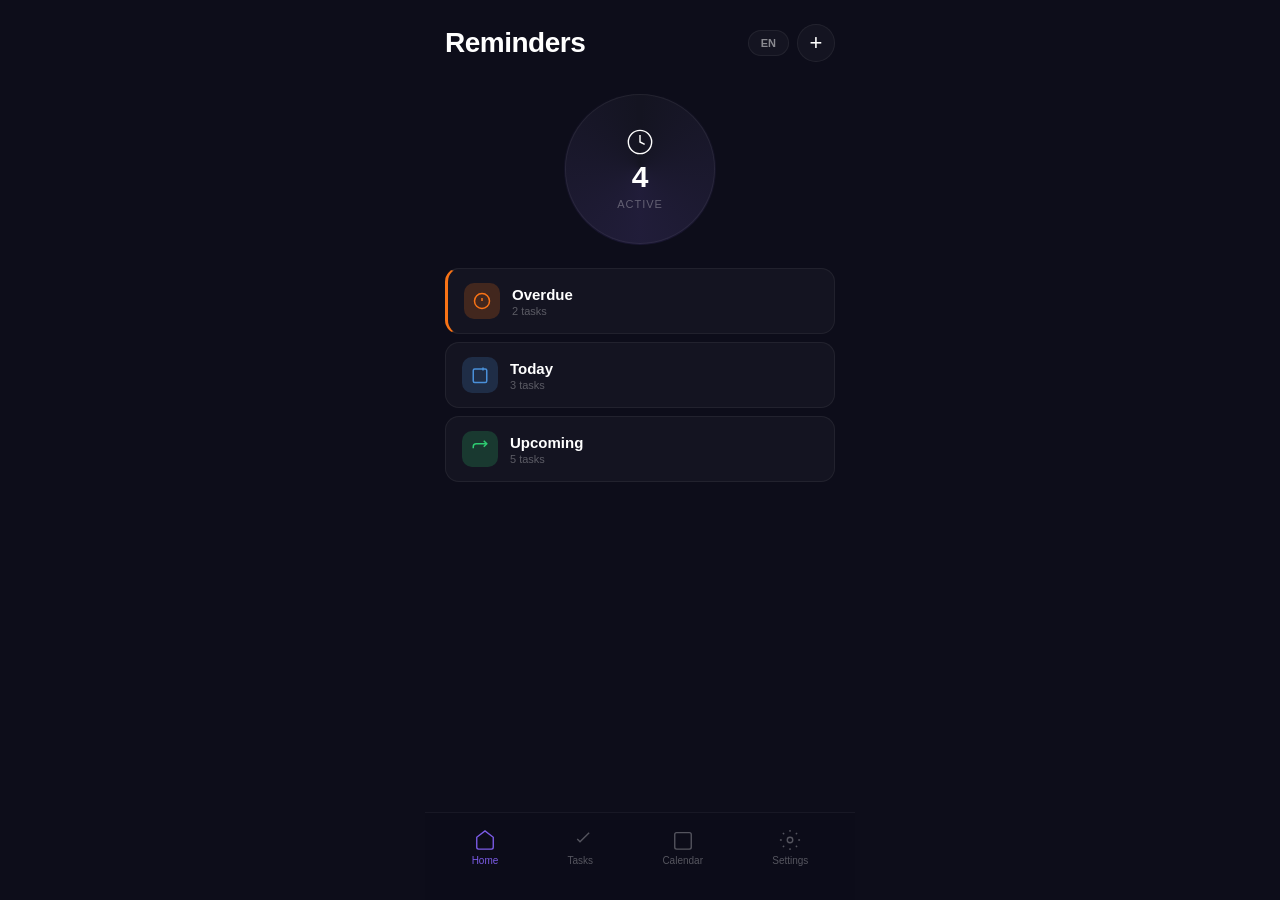
<file: webapp/index.html>
<!DOCTYPE html>
<html lang="ru">
<head>
    <meta charset="UTF-8">
    <meta name="viewport" content="width=device-width, initial-scale=1.0, maximum-scale=1.0, user-scalable=no, viewport-fit=cover">
    <title>Reminders</title>
    <link rel="stylesheet" href="css/style.css">
</head>
<body>
    <div class="app">
        <!-- Home -->
        <div class="screen active" id="screen-home">
            <div class="topbar">
                <h1 data-i18n="reminders">Reminders</h1>
                <div class="topbar-actions">
                    <button class="lang-btn" id="langBtn">EN</button>
                    <button class="add-btn" id="addHomeBtn">+</button>
                </div>
            </div>
            <div class="hero">
                <div class="hero-ring"><div class="hero-ring-inner">
                    <svg width="28" height="28" viewBox="0 0 24 24" fill="none" stroke="white" stroke-width="1.2"><circle cx="12" cy="12" r="10"/><polyline points="12 6 12 12 16 14"/></svg>
                    <span class="hero-num" id="activeCount">4</span>
                    <span class="hero-sub" data-i18n="active">active</span>
                </div></div>
            </div>
            <div class="cards">
                <div class="card overdue" id="cardOverdue">
                    <div class="card-icon" style="background:rgba(249,115,22,0.2)"><svg width="18" height="18" viewBox="0 0 24 24" fill="none" stroke="#f97316" stroke-width="2"><circle cx="12" cy="12" r="10"/><line x1="12" y1="8" x2="12" y2="12"/><line x1="12" y1="16" x2="12.01" y2="16"/></svg></div>
                    <div><b data-i18n="overdue">Overdue</b><small id="overdueCount">2 tasks</small></div>
                </div>
                <div class="card" id="cardToday">
                    <div class="card-icon" style="background:rgba(74,144,217,0.2)"><svg width="18" height="18" viewBox="0 0 24 24" fill="none" stroke="#4A90D9" stroke-width="2"><rect x="3" y="4" width="18" height="18" rx="2"/><line x1="16" y1="2" x2="16" y2="6"/></svg></div>
                    <div><b data-i18n="today">Today</b><small id="todayCount">3 tasks</small></div>
                </div>
                <div class="card" id="cardUpcoming">
                    <div class="card-icon" style="background:rgba(46,204,113,0.2)"><svg width="18" height="18" viewBox="0 0 24 24" fill="none" stroke="#2ecc71" stroke-width="2"><polyline points="17 1 21 5 17 9"/><path d="M3 11V9a4 4 0 0 1 4-4h14"/></svg></div>
                    <div><b data-i18n="upcoming">Upcoming</b><small id="upcomingCount">5 tasks</small></div>
                </div>
            </div>
        </div>

        <!-- Tasks -->
        <div class="screen" id="screen-tasks">
            <div class="topbar">
                <h1 data-i18n="tasks">Tasks</h1>
                <div class="topbar-actions">
                    <button class="lang-btn" id="langBtnTasks">EN</button>
                    <button class="add-btn" id="addTaskBtn">+</button>
                </div>
            </div>
            <div class="search-box">
                <svg width="16" height="16" viewBox="0 0 24 24" fill="none" stroke="rgba(255,255,255,0.4)" stroke-width="2"><circle cx="11" cy="11" r="8"/><line x1="21" y1="21" x2="16.65" y2="16.65"/></svg>
                <input type="text" data-i18n="search" placeholder="Search tasks..." id="searchInput">
            </div>
            <div class="chips">
                <span class="chip on" data-filter="all" data-i18n="all">All</span>
                <span class="chip" data-filter="today" data-i18n="today">Today</span>
                <span class="chip" data-filter="week" data-i18n="week">Week</span>
                <span class="chip" data-filter="overdue" data-i18n="overdue">Overdue</span>
            </div>
            <div class="list" id="taskList"></div>
        </div>

        <!-- Calendar -->
        <div class="screen" id="screen-calendar">
            <div class="topbar">
                <h1 data-i18n="calendar">Calendar</h1>
                <div class="topbar-actions">
                    <button class="lang-btn" id="langBtnCalendar">EN</button>
                    <button class="add-btn" id="addCalBtn">+</button>
                </div>
            </div>
            <div class="cal-nav">
                <button id="prevMonth">&lt;</button>
                <span id="monthTitle">July 2026</span>
                <button id="nextMonth">&gt;</button>
            </div>
            <div class="cal-weekdays"><span>Mon</span><span>Tue</span><span>Wed</span><span>Thu</span><span>Fri</span><span>Sat</span><span>Sun</span></div>
            <div class="cal-grid" id="calGrid"></div>
            <div id="calTasks"></div>
        </div>

        <!-- Settings -->
        <div class="screen" id="screen-settings">
            <div class="topbar">
                <h1 data-i18n="settings">Settings</h1>
                <div class="topbar-actions">
                    <button class="lang-btn" id="langBtnSettings">EN</button>
                </div>
            </div>
            <div class="section-title" data-i18n="folders">Folders</div>
            <div class="list" id="settingsFolderList"></div>
            <button class="add-folder-btn" id="addFolderSettingsBtn" data-i18n="addFolder">+ Add folder</button>
        </div>

        <!-- Tab bar -->
        <div class="tabs">
            <div class="tab on" data-screen="home">
                <svg width="22" height="22" viewBox="0 0 24 24" fill="none" stroke="currentColor" stroke-width="1.5"><path d="M3 9l9-7 9 7v11a2 2 0 0 1-2 2H5a2 2 0 0 1-2-2z"/></svg>
                <span data-i18n="home">Home</span>
            </div>
            <div class="tab" data-screen="tasks">
                <svg width="22" height="22" viewBox="0 0 24 24" fill="none" stroke="currentColor" stroke-width="1.5"><path d="M9 11l3 3L22 4"/></svg>
                <span data-i18n="tasks">Tasks</span>
            </div>
            <div class="tab" data-screen="calendar">
                <svg width="22" height="22" viewBox="0 0 24 24" fill="none" stroke="currentColor" stroke-width="1.5"><rect x="3" y="4" width="18" height="18" rx="2"/></svg>
                <span data-i18n="calendar">Calendar</span>
            </div>
            <div class="tab" data-screen="settings">
                <svg width="22" height="22" viewBox="0 0 24 24" fill="none" stroke="currentColor" stroke-width="1.5"><circle cx="12" cy="12" r="3"/><path d="M12 1v2m0 18v2M4.22 4.22l1.42 1.42m12.72 12.72 1.42 1.42M1 12h2m18 0h2M4.22 19.78l1.42-1.42M18.36 5.64l1.42-1.42"/></svg>
                <span data-i18n="settings">Settings</span>
            </div>
        </div>
    </div>

    <!-- Modal -->
    <div class="modal" id="modal">
        <div class="modal-box">
            <h3 id="modalTitle" data-i18n="newReminder">New Reminder</h3>
            <input type="text" class="field" id="inpTitle" data-i18n="taskName" placeholder="Task name">
            <textarea class="field" id="inpDesc" data-i18n="notes" placeholder="Notes" rows="2"></textarea>
            <label data-i18n="deadline">Deadline</label>
            <input type="datetime-local" class="field" id="inpDeadline">
            <label data-i18n="priority">Priority</label>
            <div class="prio" id="prioSelect">
                <span class="prio-btn" data-p="low">!</span>
                <span class="prio-btn on" data-p="medium">!!</span>
                <span class="prio-btn" data-p="high">!!!</span>
            </div>
            <label data-i18n="folder">Folder</label>
            <select class="field" id="inpFolder"><option value="" data-i18n="none">None</option></select>
            <label data-i18n="repeat">Repeat</label>
            <select class="field" id="inpRepeat">
                <option value="none" data-i18n="never">Never</option>
                <option value="daily" data-i18n="daily">Daily</option>
                <option value="weekly" data-i18n="weekly">Weekly</option>
                <option value="monthly" data-i18n="monthly">Monthly</option>
            </select>
            <label data-i18n="remindBefore">Remind before</label>
            <select class="field" id="inpRemind">
                <option value="0" data-i18n="atDeadline">At deadline</option>
                <option value="5" data-i18n="min5">5 minutes</option>
                <option value="15" data-i18n="min15">15 minutes</option>
                <option value="30" data-i18n="min30">30 minutes</option>
                <option value="60" data-i18n="hour1">1 hour</option>
                <option value="1440" data-i18n="day1">1 day</option>
            </select>
            <label data-i18n="customReminders">Custom reminders</label>
            <div id="customRemindersList"></div>
            <button class="add-sub-btn" id="addCustomReminderBtn" data-i18n="addReminder">+ Add reminder time</button>
            <div class="modal-btns">
                <button class="del-btn" id="delBtn" style="display:none" data-i18n="delete">Delete</button>
                <button class="save-btn" id="saveBtn" data-i18n="save">Save</button>
            </div>
        </div>
    </div>

    <script src="https://telegram.org/js/telegram-web-app.js"></script>
    <script src="js/i18n.js"></script>
    <script src="js/store.js"></script>
    <script src="js/app.js"></script>
</body>
</html>
</file>
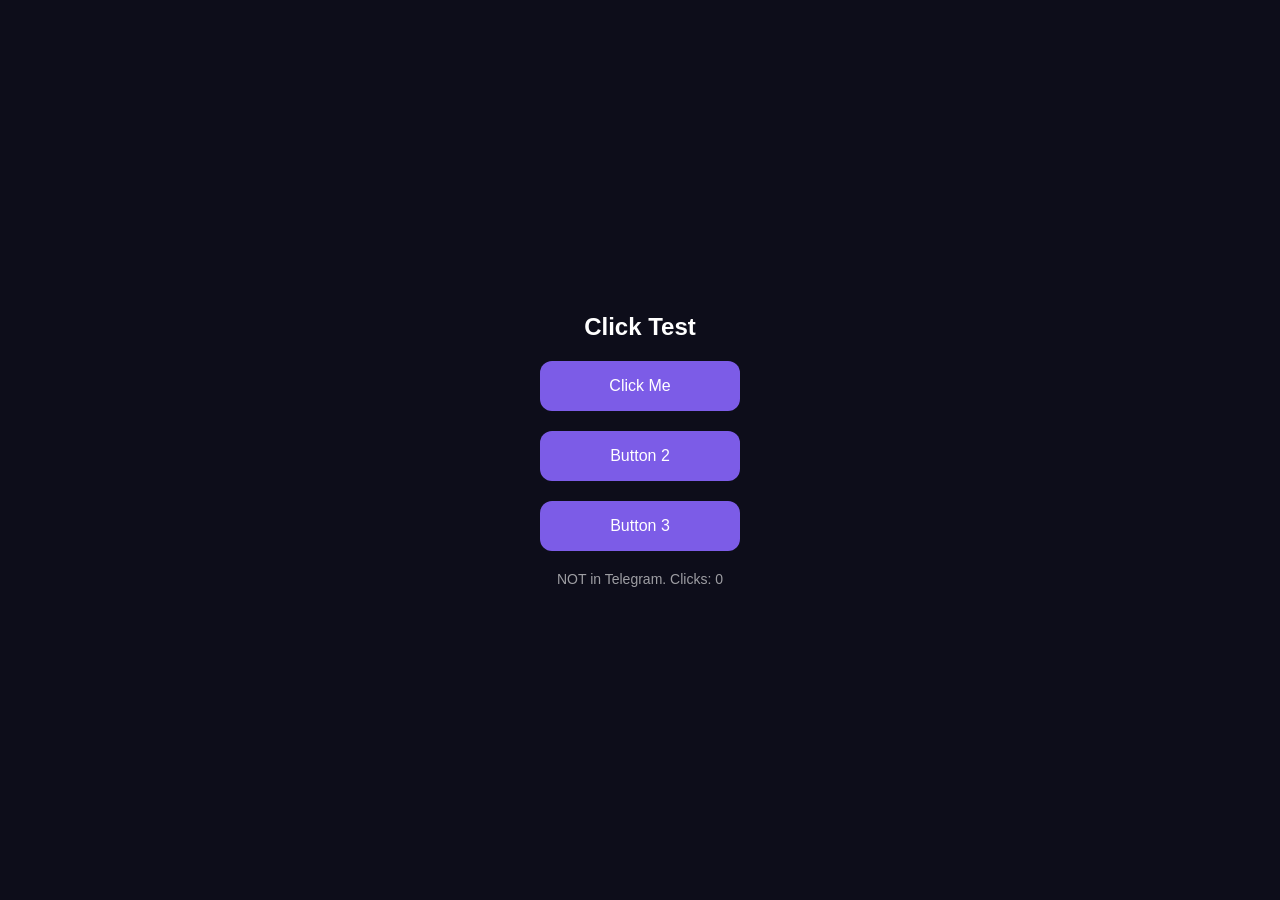
<file: webapp/test.html>
<!DOCTYPE html>
<html lang="ru">
<head>
    <meta charset="UTF-8">
    <meta name="viewport" content="width=device-width, initial-scale=1.0, maximum-scale=1.0, user-scalable=no, viewport-fit=cover">
    <title>Test</title>
    <style>
        * { margin: 0; padding: 0; box-sizing: border-box; }
        body {
            font-family: -apple-system, sans-serif;
            background: #0d0d1a;
            color: white;
            display: flex;
            flex-direction: column;
            align-items: center;
            justify-content: center;
            height: 100vh;
            gap: 20px;
            padding: 20px;
        }
        button {
            padding: 16px 32px;
            background: #7c5ce7;
            color: white;
            border: none;
            border-radius: 12px;
            font-size: 16px;
            cursor: pointer;
            width: 200px;
        }
        button:active {
            background: #9b7cf0;
        }
        .result {
            font-size: 14px;
            color: rgba(255,255,255,0.6);
        }
    </style>
</head>
<body>
    <h2>Click Test</h2>
    <button onclick="handleClick()">Click Me</button>
    <button id="btn2">Button 2</button>
    <button id="btn3">Button 3</button>
    <div class="result" id="result">No clicks yet</div>

    <script src="https://telegram.org/js/telegram-web-app.js"></script>
    <script>
        let count = 0;

        function handleClick() {
            count++;
            document.getElementById('result').textContent = 'Clicked: ' + count;
        }

        document.getElementById('btn2').addEventListener('click', function() {
            count++;
            document.getElementById('result').textContent = 'Clicked: ' + count;
        });

        document.getElementById('btn3').addEventListener('touchend', function(e) {
            e.preventDefault();
            count++;
            document.getElementById('result').textContent = 'Clicked: ' + count;
        });

        // Telegram WebApp
        if (window.Telegram && window.Telegram.WebApp) {
            const tg = window.Telegram.WebApp;
            tg.ready();
            tg.expand();
            document.getElementById('result').textContent = 'Telegram WebApp ready. Clicks: 0';
        } else {
            document.getElementById('result').textContent = 'NOT in Telegram. Clicks: 0';
        }
    </script>
</body>
</html>
</file>
<file: webapp/css/style.css>
* {
    margin: 0; padding: 0; box-sizing: border-box;
    transition: opacity 0.2s ease, transform 0.2s ease, background 0.15s ease, border-color 0.15s ease, color 0.15s ease;
}

:root {
    --bg: #0d0d1a;
    --surface: rgba(255,255,255,0.03);
    --surface-hover: rgba(255,255,255,0.05);
    --border: rgba(255,255,255,0.06);
    --border-hover: rgba(255,255,255,0.12);
    --text: #fff;
    --text-secondary: rgba(255,255,255,0.5);
    --text-muted: rgba(255,255,255,0.3);
    --accent: #7c5ce7;
    --overdue: #f97316;
    --success: #2ecc71;
    --info: #4A90D9;
    --danger: #e74c3c;
    --radius: 14px;
    --radius-sm: 10px;
}

body {
    font-family: -apple-system, BlinkMacSystemFont, 'SF Pro Display', 'Segoe UI', sans-serif;
    background: var(--bg);
    color: var(--text);
    height: 100vh;
    overflow: hidden;
    -webkit-tap-highlight-color: transparent;
    user-select: none;
    -webkit-user-select: none;
}

body.modal-open {
    overflow: hidden;
    position: fixed;
    width: 100%;
}

.app {
    display: flex;
    flex-direction: column;
    height: 100vh;
    max-width: 430px;
    margin: 0 auto;
    position: relative;
}

/* Screens */
.screen {
    display: none;
    flex: 1;
    overflow-y: auto;
    padding: 24px 20px 16px;
    animation: fadeIn 0.25s ease;
}
.screen.active { display: block; }

@keyframes fadeIn {
    from { opacity: 0; transform: translateY(6px); }
    to { opacity: 1; transform: translateY(0); }
}

/* Top bar */
.topbar { display: flex; justify-content: space-between; align-items: center; margin-bottom: 20px; }
.topbar h1 { font-size: 28px; font-weight: 700; letter-spacing: -0.5px; }
.topbar-actions { display: flex; gap: 8px; align-items: center; }

.lang-btn {
    background: var(--surface);
    border: 1px solid var(--border);
    color: var(--text-secondary);
    font-size: 11px;
    font-weight: 700;
    padding: 6px 12px;
    border-radius: 14px;
    cursor: pointer;
}
.lang-btn:active { background: var(--surface-hover); color: var(--text); }

.add-btn {
    width: 38px; height: 38px;
    border-radius: 50%;
    background: var(--surface);
    border: 1px solid var(--border);
    color: var(--text);
    font-size: 22px;
    cursor: pointer;
    display: flex;
    align-items: center;
    justify-content: center;
}
.add-btn:active { background: var(--surface-hover); transform: scale(0.92); }

/* Hero */
.hero { display: flex; justify-content: center; padding: 12px 0 24px; }
.hero-ring {
    width: 150px; height: 150px;
    border-radius: 50%;
    background: var(--surface);
    border: 1px solid var(--border);
    display: flex;
    align-items: center;
    justify-content: center;
    position: relative;
}
.hero-ring::after {
    content: '';
    position: absolute;
    inset: -2px;
    border-radius: 50%;
    background: conic-gradient(from 0deg, transparent, rgba(124,92,231,0.12), transparent);
    animation: spin 8s linear infinite;
}
@keyframes spin { to { transform: rotate(360deg); } }
.hero-ring-inner {
    position: relative; z-index: 1;
    display: flex; flex-direction: column; align-items: center; gap: 4px;
}
.hero-num { font-size: 30px; font-weight: 700; }
.hero-sub { font-size: 11px; color: var(--text-muted); text-transform: uppercase; letter-spacing: 1px; }

/* Cards */
.cards { display: flex; flex-direction: column; gap: 8px; }
.card {
    background: var(--surface);
    border: 1px solid var(--border);
    border-radius: var(--radius);
    padding: 14px 16px;
    display: flex;
    align-items: center;
    gap: 12px;
    cursor: pointer;
}
.card:active { background: var(--surface-hover); transform: scale(0.98); }
.card.overdue { border-left: 3px solid var(--overdue); }
.card-icon {
    width: 36px; height: 36px;
    border-radius: var(--radius-sm);
    display: flex; align-items: center; justify-content: center;
    flex-shrink: 0;
}
.card b { display: block; font-size: 15px; }
.card small { display: block; font-size: 11px; color: var(--text-muted); margin-top: 2px; }

/* Search */
.search-box {
    display: flex; align-items: center; gap: 8px;
    background: var(--surface);
    border: 1px solid var(--border);
    border-radius: var(--radius-sm);
    padding: 10px 14px;
    margin-bottom: 12px;
}
.search-box input {
    flex: 1; background: none; border: none; color: var(--text); font-size: 14px; outline: none;
}
.search-box input::placeholder { color: var(--text-muted); }

/* Chips */
.chips { display: flex; gap: 8px; margin-bottom: 14px; }
.chip {
    padding: 7px 16px;
    border-radius: 20px;
    background: var(--surface);
    border: 1px solid var(--border);
    color: var(--text-secondary);
    font-size: 13px;
    cursor: pointer;
}
.chip:active { background: var(--surface-hover); }
.chip.on { background: rgba(124,92,231,0.2); border-color: rgba(124,92,231,0.4); color: var(--accent); }

/* Task list */
.list { display: flex; flex-direction: column; gap: 6px; padding-bottom: 16px; }
.task {
    background: var(--surface);
    border: 1px solid var(--border);
    border-radius: var(--radius);
    padding: 13px 14px;
    display: flex;
    align-items: flex-start;
    gap: 10px;
    cursor: pointer;
    overflow: hidden;
    position: relative;
}
.task:active { background: var(--surface-hover); }
.task.overdue { border-left: 2.5px solid var(--overdue); }
.task.done { opacity: 0.5; }
.task.swipe-delete::before {
    content: 'Delete';
    position: absolute; right: 16px; top: 50%;
    transform: translateY(-50%);
    color: var(--danger); font-size: 13px; font-weight: 600; pointer-events: none;
}
.task.swipe-complete::before {
    content: 'Done';
    position: absolute; left: 16px; top: 50%;
    transform: translateY(-50%);
    color: var(--success); font-size: 13px; font-weight: 600; pointer-events: none;
}
.task-check {
    width: 20px; height: 20px; border-radius: 50%;
    border: 2px solid rgba(255,255,255,0.2);
    flex-shrink: 0; margin-top: 2px;
}
.task-check.on { background: var(--accent); border-color: var(--accent); }
.task-body { flex: 1; min-width: 0; overflow: hidden; }
.task-body .t { font-size: 14px; font-weight: 500; }
.task-body .n { font-size: 12px; color: var(--text-muted); margin-top: 2px; overflow: hidden; text-overflow: ellipsis; }
.task-body .m {
    font-size: 11px; color: var(--text-secondary); margin-top: 4px;
    display: flex; gap: 8px; flex-wrap: wrap;
    max-width: 100%; overflow: hidden;
}
.task-body .m .red { color: var(--overdue); }
.pdot { width: 6px; height: 6px; border-radius: 50%; flex-shrink: 0; margin-top: 8px; }
.pdot.low { background: var(--info); }
.pdot.medium { background: #f39c12; }
.pdot.high { background: var(--danger); }
.empty { text-align: center; color: var(--text-muted); padding: 30px; font-size: 14px; }

/* Calendar */
.cal-nav { display: flex; justify-content: space-between; align-items: center; margin-bottom: 14px; }
.cal-nav button { background: none; border: none; color: var(--text); font-size: 18px; cursor: pointer; padding: 8px; }
.cal-nav button:active { color: var(--accent); }
.cal-nav span { font-size: 17px; font-weight: 600; }
.cal-weekdays { display: grid; grid-template-columns: repeat(7,1fr); text-align: center; margin-bottom: 8px; }
.cal-weekdays span { font-size: 11px; color: var(--text-muted); padding: 6px 0; }
.cal-grid { display: grid; grid-template-columns: repeat(7,1fr); gap: 4px; text-align: center; }
.cal-day {
    aspect-ratio: 1;
    display: flex; align-items: center; justify-content: center;
    border-radius: 50%; font-size: 14px; cursor: pointer; position: relative;
}
.cal-day:active { background: var(--surface-hover); }
.cal-day.dim { color: var(--text-muted); }
.cal-day.now { background: var(--accent); font-weight: 700; }
.cal-day.sel { border: 2px solid var(--accent); }
.cal-day.dot::after {
    content: ''; position: absolute; bottom: 4px;
    width: 4px; height: 4px; border-radius: 50%; background: var(--accent);
}
.cal-day.now.dot::after { background: #fff; }

/* Settings */
.section-title {
    font-size: 13px; font-weight: 600;
    color: var(--text-secondary); text-transform: uppercase;
    letter-spacing: 0.5px; margin-bottom: 10px; margin-top: 8px;
}
.add-folder-btn {
    width: 100%; padding: 12px; margin-top: 10px;
    background: rgba(124,92,231,0.15); border: 1px dashed rgba(124,92,231,0.3);
    border-radius: 12px; color: var(--accent);
    font-size: 14px; font-weight: 600; cursor: pointer; text-align: center;
}
.add-folder-btn:active { background: rgba(124,92,231,0.25); }
.folder-row {
    background: var(--surface); border: 1px solid var(--border);
    border-radius: var(--radius); padding: 14px 16px;
    display: flex; align-items: center; gap: 10px; cursor: pointer; margin-bottom: 6px;
}
.folder-row:active { background: var(--surface-hover); }
.folder-dot { width: 32px; height: 32px; border-radius: 8px; flex-shrink: 0; }
.folder-row span:nth-child(2) { flex: 1; font-size: 15px; font-weight: 500; }
.folder-num { font-size: 13px; color: var(--text-muted); }
.folder-row-actions { display: flex; gap: 6px; margin-left: auto; }
.folder-edit-btn, .folder-del-btn {
    width: 30px; height: 30px; border-radius: 8px;
    border: 1px solid var(--border); background: var(--surface);
    color: var(--text-secondary); cursor: pointer;
    display: flex; align-items: center; justify-content: center; font-size: 12px;
}
.folder-edit-btn:active { background: var(--surface-hover); }
.folder-del-btn { color: var(--danger); border-color: rgba(231,76,60,0.2); }
.folder-del-btn:active { background: rgba(231,76,60,0.1); }

/* Tab bar */
.tabs {
    display: flex; justify-content: space-around;
    padding: 10px 12px 28px;
    background: rgba(13,13,26,0.9);
    backdrop-filter: blur(20px); -webkit-backdrop-filter: blur(20px);
    border-top: 1px solid rgba(255,255,255,0.05);
    flex-shrink: 0;
}
.tab {
    display: flex; flex-direction: column; align-items: center; gap: 4px;
    color: var(--text-muted); cursor: pointer; padding: 6px 12px; border-radius: 8px;
}
.tab:active { color: var(--text-secondary); }
.tab.on { color: var(--accent); }
.tab span { font-size: 10px; font-weight: 500; }

/* Modal */
.modal {
    display: none; position: fixed; inset: 0; z-index: 1000;
    background: rgba(0,0,0,0.6); align-items: flex-end; justify-content: center;
}
.modal.show { display: flex; }
.modal-box {
    width: 100%; max-width: 430px; max-height: 85vh;
    background: #1a1a2e; border-radius: 20px 20px 0 0;
    padding: 16px 20px 28px; overflow-y: auto; overflow-x: hidden;
    touch-action: pan-y; -webkit-overflow-scrolling: touch;
    animation: slideUp 0.3s ease;
}
@keyframes slideUp { from { transform: translateY(100%); } to { transform: translateY(0); } }
.modal-box h3 { font-size: 20px; font-weight: 700; margin-bottom: 16px; }
.field {
    width: 100%; padding: 12px 14px;
    background: rgba(255,255,255,0.05); border: 1px solid rgba(255,255,255,0.08);
    border-radius: var(--radius-sm); color: var(--text);
    font-size: 15px; font-family: inherit; margin-bottom: 12px; outline: none;
}
.field:focus { border-color: rgba(124,92,231,0.4); }
.field::placeholder { color: var(--text-muted); }
.modal-box label {
    display: block; font-size: 11px; color: var(--text-secondary);
    text-transform: uppercase; margin-bottom: 4px; letter-spacing: 0.5px;
}
.prio { display: flex; gap: 8px; margin-bottom: 12px; }
.prio-btn {
    padding: 8px 16px; border-radius: 8px;
    background: rgba(255,255,255,0.05); border: 1px solid rgba(255,255,255,0.08);
    color: var(--text-muted); font-size: 14px; font-weight: 700; cursor: pointer;
}
.prio-btn:active { background: rgba(255,255,255,0.08); }
.prio-btn.on { background: rgba(124,92,231,0.2); border-color: var(--accent); color: var(--accent); }
.add-sub-btn {
    background: none; border: none; color: var(--accent);
    font-size: 13px; cursor: pointer; padding: 6px 0; margin-bottom: 10px;
}
.reminder-row { display: flex; align-items: center; gap: 8px; margin-bottom: 6px; }
.reminder-row input {
    padding: 10px 12px; background: rgba(255,255,255,0.05);
    border: 1px solid rgba(255,255,255,0.08); border-radius: 8px;
    color: var(--text); font-size: 13px; outline: none;
}
.reminder-row select {
    padding: 10px 8px; background: rgba(255,255,255,0.05);
    border: 1px solid rgba(255,255,255,0.08); border-radius: 8px;
    color: var(--text); font-size: 13px; outline: none;
}
.reminder-remove { background: none; border: none; color: var(--danger); cursor: pointer; font-size: 16px; padding: 4px; }
.modal-btns { display: flex; gap: 10px; margin-top: 16px; }
.del-btn {
    flex: 1; padding: 14px; background: transparent;
    border: 1px solid rgba(231,76,60,0.3); border-radius: var(--radius-sm);
    color: var(--danger); font-size: 15px; font-weight: 600; cursor: pointer;
}
.del-btn:active { background: rgba(231,76,60,0.1); }
.save-btn {
    flex: 2; padding: 14px; background: var(--accent); border: none;
    border-radius: var(--radius-sm); color: #fff; font-size: 15px; font-weight: 600; cursor: pointer;
}
.save-btn:active { background: #6a4dd4; }

/* Scrollbar */
::-webkit-scrollbar { width: 0; }
</file>
